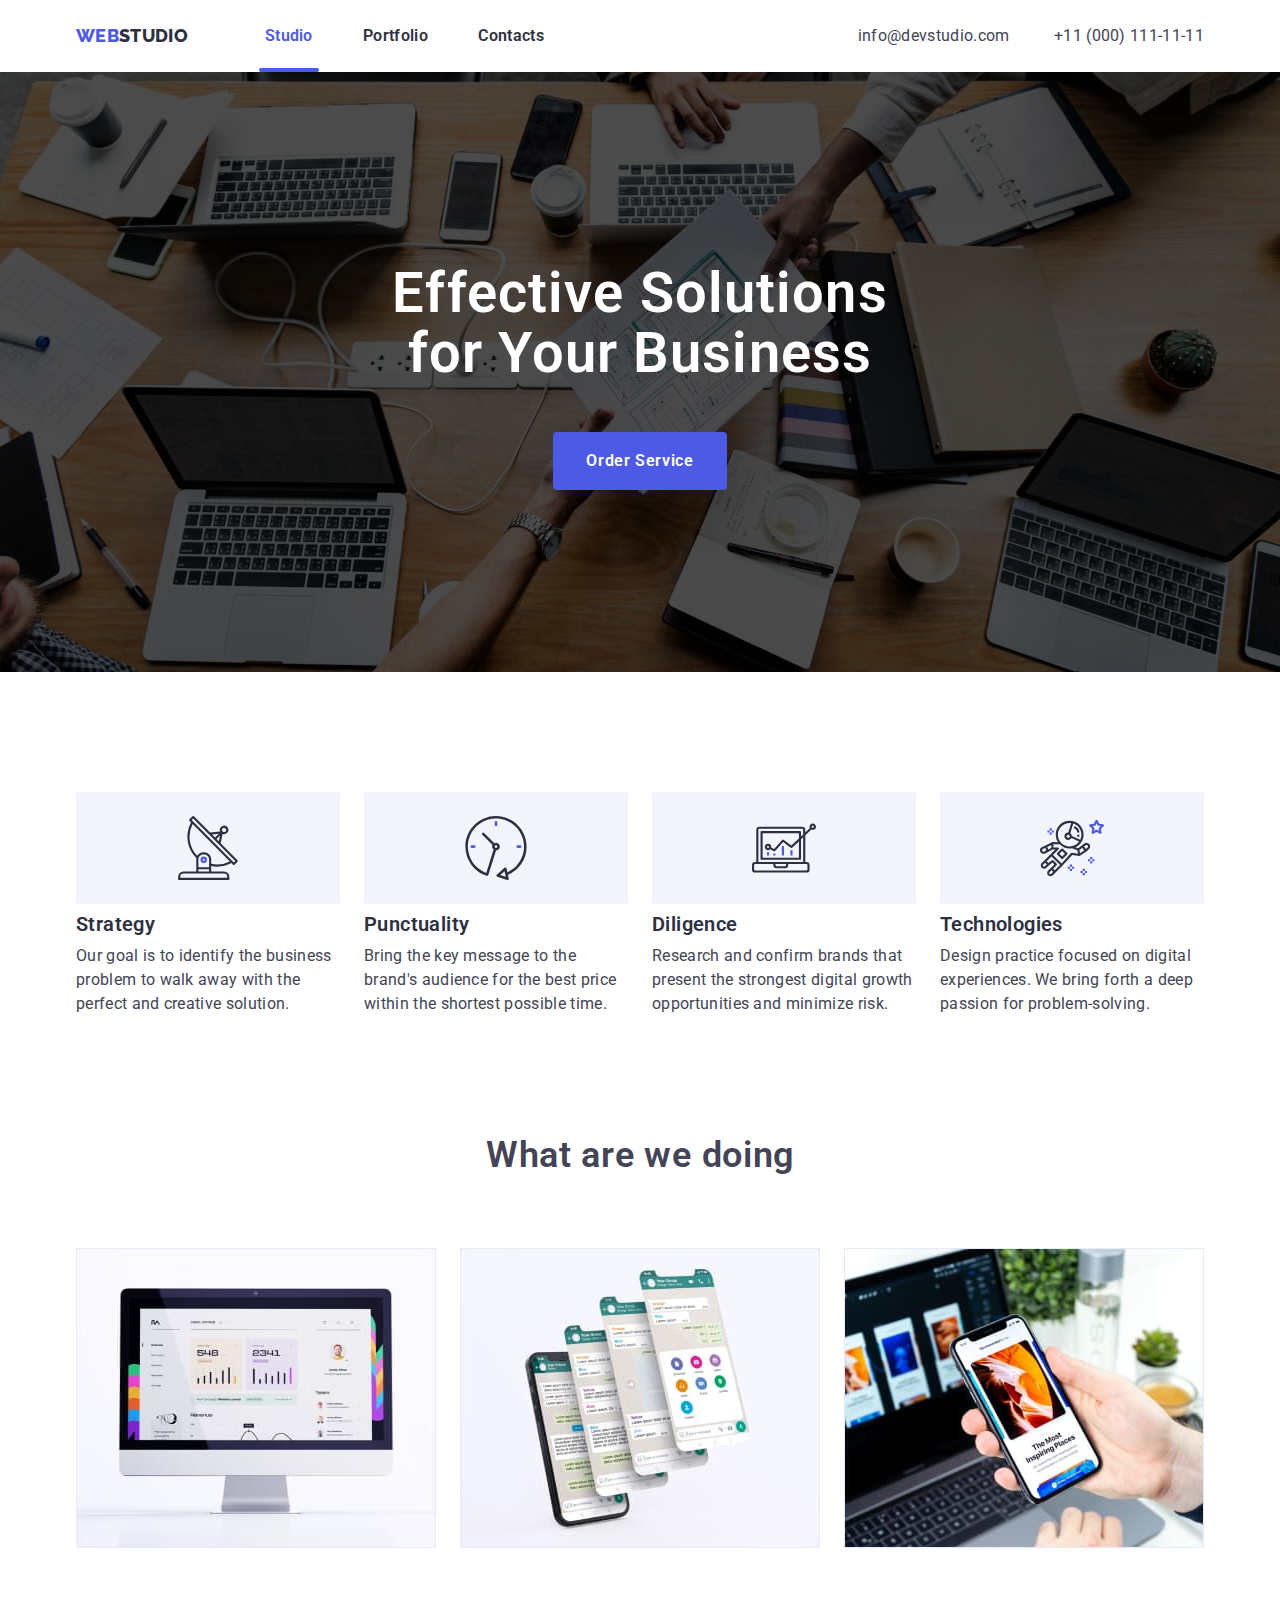
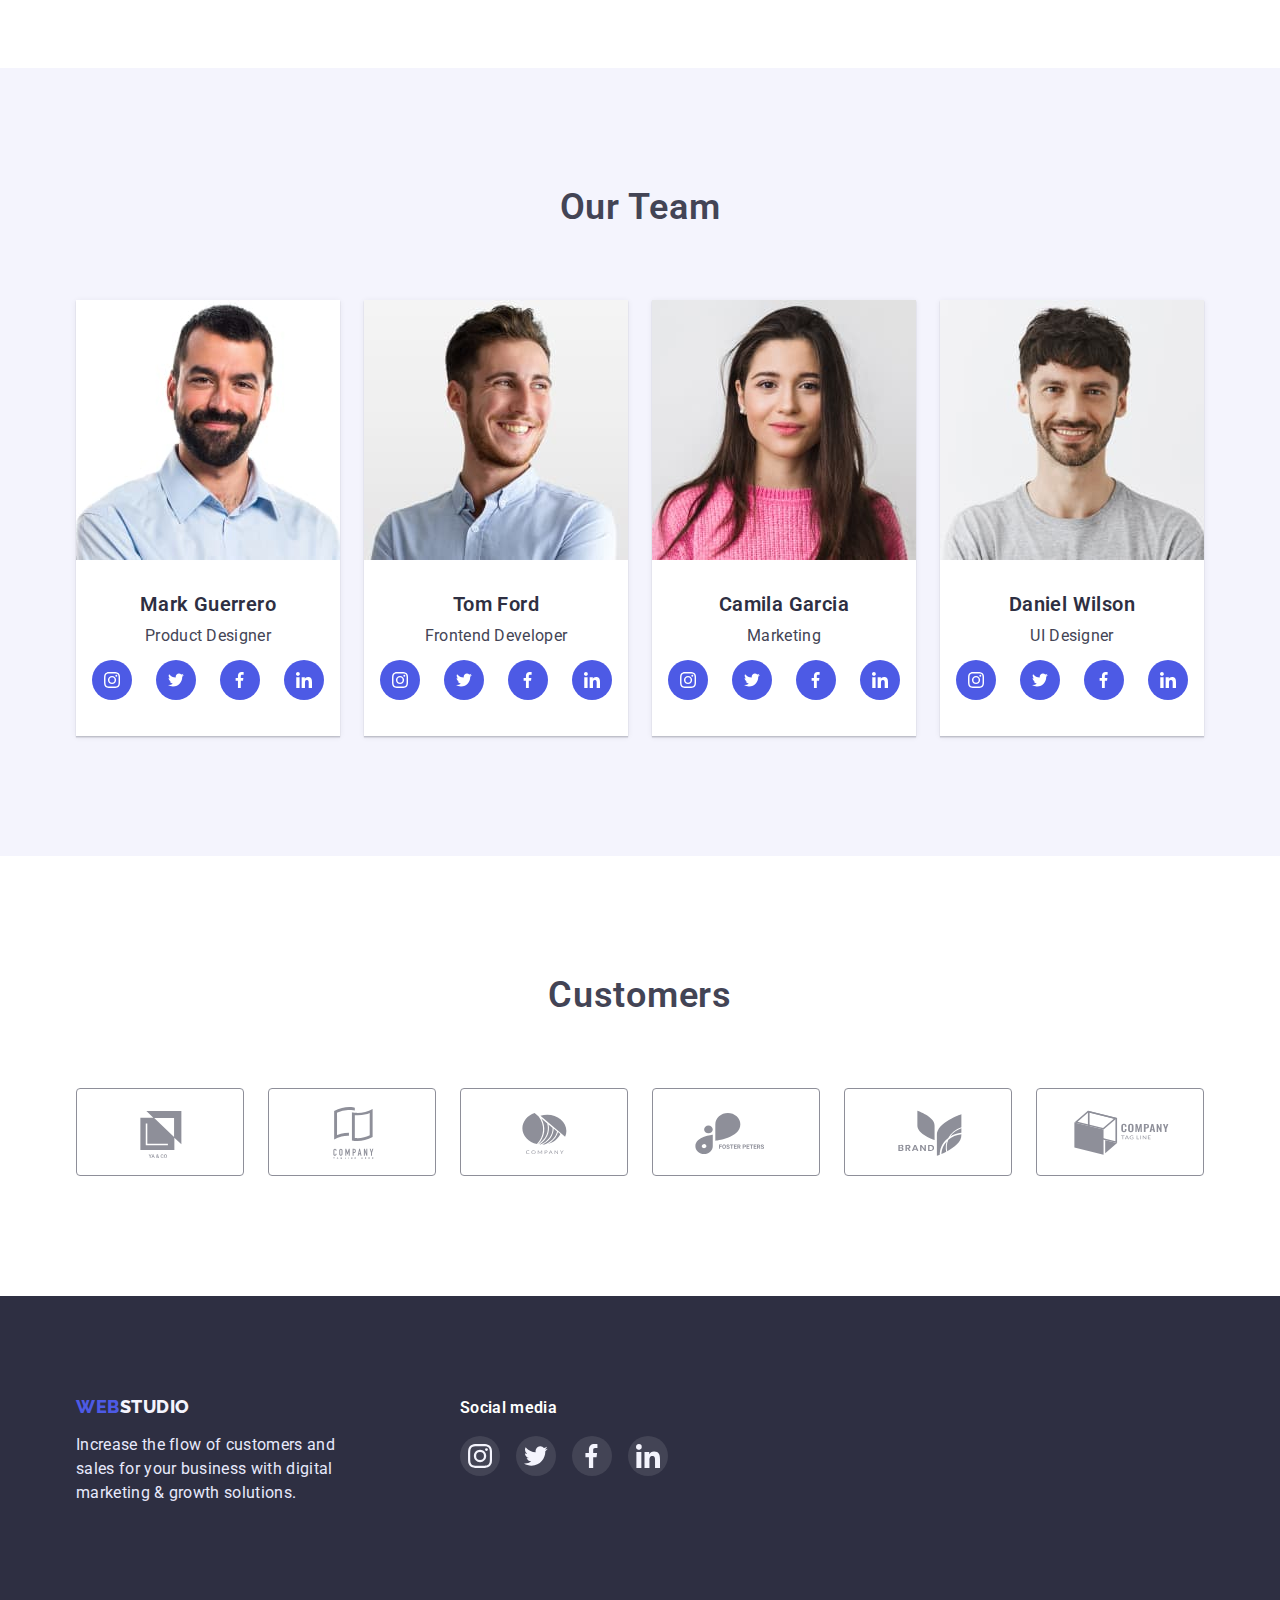
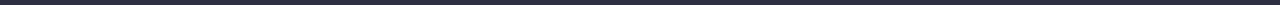
<file: index.html>
<!DOCTYPE html>
<html lang="en">
  <head>
    <meta charset="utf-8"/>
    <meta content="IE=edge" http-equiv="X-UA-Compatible"/>
    <meta name="viewport" content="width=device-width, initial-scale=1.0"/>
    <title>Homework #5</title>
    <link rel="stylesheet" href="https://cdnjs.cloudflare.com/ajax/libs/modern-normalize/1.1.0/modern-normalize.min.css"/>
    <link rel="preconnect" href="https://fonts.googleapis.com"/>
    <link rel="preconnect" href="https://fonts.gstatic.com" crossorigin/>
    <link href="https://fonts.googleapis.com/css2?family=Raleway:wght@800&amp;family=Roboto:wght@400;500;700;900&amp;display=swap" rel="stylesheet"/>
    <link rel="stylesheet" href="css/styles.css"/>
  </head>
  <body class="page">
    <!-- START .header-->
    <header class="header">
      <div class="container container--header"><a class="header__logo" href="./index.html" title="Home page"><span>Web</span>Studio</a>
        <!-- START .nav-->
        <nav class="nav">
          <ul class="nav__list list-reset">
            <li class="nav__item"><a class="nav__link nav__link--active" href="./index.html">Studio</a>
            </li>
            <li class="nav__item"><a class="nav__link" href="./portfolio.html">Portfolio</a>
            </li>
            <li class="nav__item"><a class="nav__link" href="#">Contacts</a>
            </li>
          </ul>
        </nav>
        <!-- END .nav-->
        <ul class="header__contacts">
          <li class="header__contacts-item"><a class="header__contacts-link" href="mailto:info@devstudio.com">info@devstudio.com</a>
          </li>
          <li class="header__contacts-item"><a class="header__contacts-link" href="tel:+110001111111">+11 (000) 111-11-11</a>
          </li>
        </ul>
      </div>
    </header>
    <!-- END .header-->
    <main>
      <section class="section section--hero">
        <div class="container">
          <h1>Effective Solutions<br>for Your Business</h1>
          <button class="btn" type="button" data-modal-open>Order Service</button>
        </div>
      </section>
      <section class="section section--bottom-null">
        <div class="container">
          <h2 class="section__title section__title--hidden">Benefits</h2>
          <!-- START .benefits-->
          <ul class="benefits list-reset">
            <li class="benefits__item">
              <div class="benefits__header">
                <svg width="64" height="64">
                  <use href="./images/icons.svg#icon-benefits-strategy"></use>
                </svg>
              </div>
              <h3 class="benefits__title">Strategy
              </h3>
              <p class="benefits__desc">Our goal is to identify the business problem to walk away with the perfect and creative solution.
              </p>
            </li>
            <li class="benefits__item">
              <div class="benefits__header">
                <svg width="64" height="64">
                  <use href="./images/icons.svg#icon-benefits-punctuality"></use>
                </svg>
              </div>
              <h3 class="benefits__title">Punctuality
              </h3>
              <p class="benefits__desc">Bring the key message to the brand's audience for the best price within the shortest possible time.
              </p>
            </li>
            <li class="benefits__item">
              <div class="benefits__header">
                <svg width="64" height="64">
                  <use href="./images/icons.svg#icon-benefits-diligence"></use>
                </svg>
              </div>
              <h3 class="benefits__title">Diligence
              </h3>
              <p class="benefits__desc">Research and confirm brands that present the strongest digital growth opportunities and minimize risk.
              </p>
            </li>
            <li class="benefits__item">
              <div class="benefits__header">
                <svg width="64" height="64">
                  <use href="./images/icons.svg#icon-benefits-technologies"></use>
                </svg>
              </div>
              <h3 class="benefits__title">Technologies
              </h3>
              <p class="benefits__desc">Design practice focused on digital experiences. We bring forth a deep passion for problem-solving.
              </p>
            </li>
          </ul>
          <!-- END .benefits-->
        </div>
      </section>
      <section class="section">
        <div class="container">
          <h2 class="section__title">What are we doing</h2>
          <!-- START .doing-->
          <ul class="doing list-reset row">
            <li class="doing__item"><img class="doing__img" src="images/doing-1.jpg" alt="doing-1" width="360" title=""/>
            </li>
            <li class="doing__item"><img class="doing__img" src="images/doing-2.jpg" alt="doing-2" width="360" title=""/>
            </li>
            <li class="doing__item"><img class="doing__img" src="images/doing-3.jpg" alt="doing-3" width="360" title=""/>
            </li>
          </ul>
          <!-- END .doing-->
        </div>
      </section>
      <section class="section section--accent">
        <div class="container">
          <h2 class="section__title">Our Team</h2>
          <!-- START .team-->
          <ul class="team list-reset">
            <li class="team__item"><img class="team__item-view" src="images/person-1.jpg" alt="Mark Guerrero" width="264" title=""/>
              <div class="team__item-body">
                <h3 class="team__item-title">Mark Guerrero
                </h3>
                <p class="team__item-desc">Product Designer
                </p>
                <ul class="team__social">
                  <li class="team__social-item"><a class="team__social-link" href="#">
                    <svg width="16" height="16">
                      <use href="./images/icons.svg#icon-social-ig"></use>
                    </svg></a>
                  </li>
                  <li class="team__social-item"><a class="team__social-link" href="#">
                    <svg width="16" height="16">
                      <use href="./images/icons.svg#icon-social-tw"></use>
                    </svg></a>
                  </li>
                  <li class="team__social-item"><a class="team__social-link" href="#">
                    <svg width="16" height="16">
                      <use href="./images/icons.svg#icon-social-fb"></use>
                    </svg></a>
                  </li>
                  <li class="team__social-item"><a class="team__social-link" href="#">
                    <svg width="16" height="16">
                      <use href="./images/icons.svg#icon-social-in"></use>
                    </svg></a>
                  </li>
                </ul>
              </div>
            </li>
            <li class="team__item"><img class="team__item-view" src="images/person-2.jpg" alt="Tom Ford" width="264" title=""/>
              <div class="team__item-body">
                <h3 class="team__item-title">Tom Ford
                </h3>
                <p class="team__item-desc">Frontend Developer
                </p>
                <ul class="team__social">
                  <li class="team__social-item"><a class="team__social-link" href="#">
                    <svg width="16" height="16">
                      <use href="./images/icons.svg#icon-social-ig"></use>
                    </svg></a>
                  </li>
                  <li class="team__social-item"><a class="team__social-link" href="#">
                    <svg width="16" height="16">
                      <use href="./images/icons.svg#icon-social-tw"></use>
                    </svg></a>
                  </li>
                  <li class="team__social-item"><a class="team__social-link" href="#">
                    <svg width="16" height="16">
                      <use href="./images/icons.svg#icon-social-fb"></use>
                    </svg></a>
                  </li>
                  <li class="team__social-item"><a class="team__social-link" href="#">
                    <svg width="16" height="16">
                      <use href="./images/icons.svg#icon-social-in"></use>
                    </svg></a>
                  </li>
                </ul>
              </div>
            </li>
            <li class="team__item"><img class="team__item-view" src="images/person-3.jpg" alt="Camila Garcia" width="264" title=""/>
              <div class="team__item-body">
                <h3 class="team__item-title">Camila Garcia
                </h3>
                <p class="team__item-desc">Marketing
                </p>
                <ul class="team__social">
                  <li class="team__social-item"><a class="team__social-link" href="#">
                    <svg width="16" height="16">
                      <use href="./images/icons.svg#icon-social-ig"></use>
                    </svg></a>
                  </li>
                  <li class="team__social-item"><a class="team__social-link" href="#">
                    <svg width="16" height="16">
                      <use href="./images/icons.svg#icon-social-tw"></use>
                    </svg></a>
                  </li>
                  <li class="team__social-item"><a class="team__social-link" href="#">
                    <svg width="16" height="16">
                      <use href="./images/icons.svg#icon-social-fb"></use>
                    </svg></a>
                  </li>
                  <li class="team__social-item"><a class="team__social-link" href="#">
                    <svg width="16" height="16">
                      <use href="./images/icons.svg#icon-social-in"></use>
                    </svg></a>
                  </li>
                </ul>
              </div>
            </li>
            <li class="team__item"><img class="team__item-view" src="images/person-4.jpg" alt="Daniel Wilson" width="264" title=""/>
              <div class="team__item-body">
                <h3 class="team__item-title">Daniel Wilson
                </h3>
                <p class="team__item-desc">UI Designer
                </p>
                <ul class="team__social">
                  <li class="team__social-item"><a class="team__social-link" href="#">
                    <svg width="16" height="16">
                      <use href="./images/icons.svg#icon-social-ig"></use>
                    </svg></a>
                  </li>
                  <li class="team__social-item"><a class="team__social-link" href="#">
                    <svg width="16" height="16">
                      <use href="./images/icons.svg#icon-social-tw"></use>
                    </svg></a>
                  </li>
                  <li class="team__social-item"><a class="team__social-link" href="#">
                    <svg width="16" height="16">
                      <use href="./images/icons.svg#icon-social-fb"></use>
                    </svg></a>
                  </li>
                  <li class="team__social-item"><a class="team__social-link" href="#">
                    <svg width="16" height="16">
                      <use href="./images/icons.svg#icon-social-in"></use>
                    </svg></a>
                  </li>
                </ul>
              </div>
            </li>
          </ul>
          <!-- END .cards-->
        </div>
      </section>
      <section class="section">
        <div class="container">
          <h2 class="section__title">Customers</h2>
          <!-- START .customers-->
          <ul class="customers">
            <li class="customers__item"><a class="customers__link" href="#">
              <svg width="104" height="56">
                <use href="./images/icons.svg#icon-customer-1"></use>
              </svg></a>
            </li>
            <li class="customers__item"><a class="customers__link" href="#">
              <svg width="104" height="56">
                <use href="./images/icons.svg#icon-customer-2"></use>
              </svg></a>
            </li>
            <li class="customers__item"><a class="customers__link" href="#">
              <svg width="104" height="56">
                <use href="./images/icons.svg#icon-customer-3"></use>
              </svg></a>
            </li>
            <li class="customers__item"><a class="customers__link" href="#">
              <svg width="104" height="56">
                <use href="./images/icons.svg#icon-customer-4"></use>
              </svg></a>
            </li>
            <li class="customers__item"><a class="customers__link" href="#">
              <svg width="104" height="56">
                <use href="./images/icons.svg#icon-customer-5"></use>
              </svg></a>
            </li>
            <li class="customers__item"><a class="customers__link" href="#">
              <svg width="104" height="56">
                <use href="./images/icons.svg#icon-customer-6"></use>
              </svg></a>
            </li>
          </ul>
          <!-- END .customers-->
        </div>
      </section>
    </main>
    <!-- START .footer-->
    <footer class="footer">
      <div class="container">
        <div class="footer__column"><a class="footer__logo" href="/" title="Home page"><span>Web</span>Studio</a>
          <p class="footer__desc">
            Increase the flow of customers and sales for your business with digital marketing & growth solutions.
            
          </p>
        </div>
        <div class="footer__column">
          <h2 class="footer__title">Social media
          </h2>
          <ul class="footer__social">
            <li class="footer__social-item"><a class="footer__social-link" href="#">
              <svg width="24" height="24">
                <use href="./images/icons.svg#icon-social-ig"></use>
              </svg></a>
            </li>
            <li class="footer__social-item"><a class="footer__social-link" href="#">
              <svg width="24" height="24">
                <use href="./images/icons.svg#icon-social-tw"></use>
              </svg></a>
            </li>
            <li class="footer__social-item"><a class="footer__social-link" href="#">
              <svg width="24" height="24">
                <use href="./images/icons.svg#icon-social-fb"></use>
              </svg></a>
            </li>
            <li class="footer__social-item"><a class="footer__social-link" href="#">
              <svg width="24" height="24">
                <use href="./images/icons.svg#icon-social-in"></use>
              </svg></a>
            </li>
          </ul>
        </div>
      </div>
    </footer>
    <!-- END .footer-->
    <div class="backdrop is-hidden" data-modal>
      <!-- START .modal-->
      <div class="modal">
        <button class="modal__btn-close" data-modal-close="data-modal-close">
          <svg width="8" height="8">
            <use href="./images/icons.svg#icon-modal-close"></use>
          </svg>
        </button>
      </div>
      <!-- END .modal-->
    </div>
    <script src="js/modal.js"></script>
  </body>
</html>
</file>
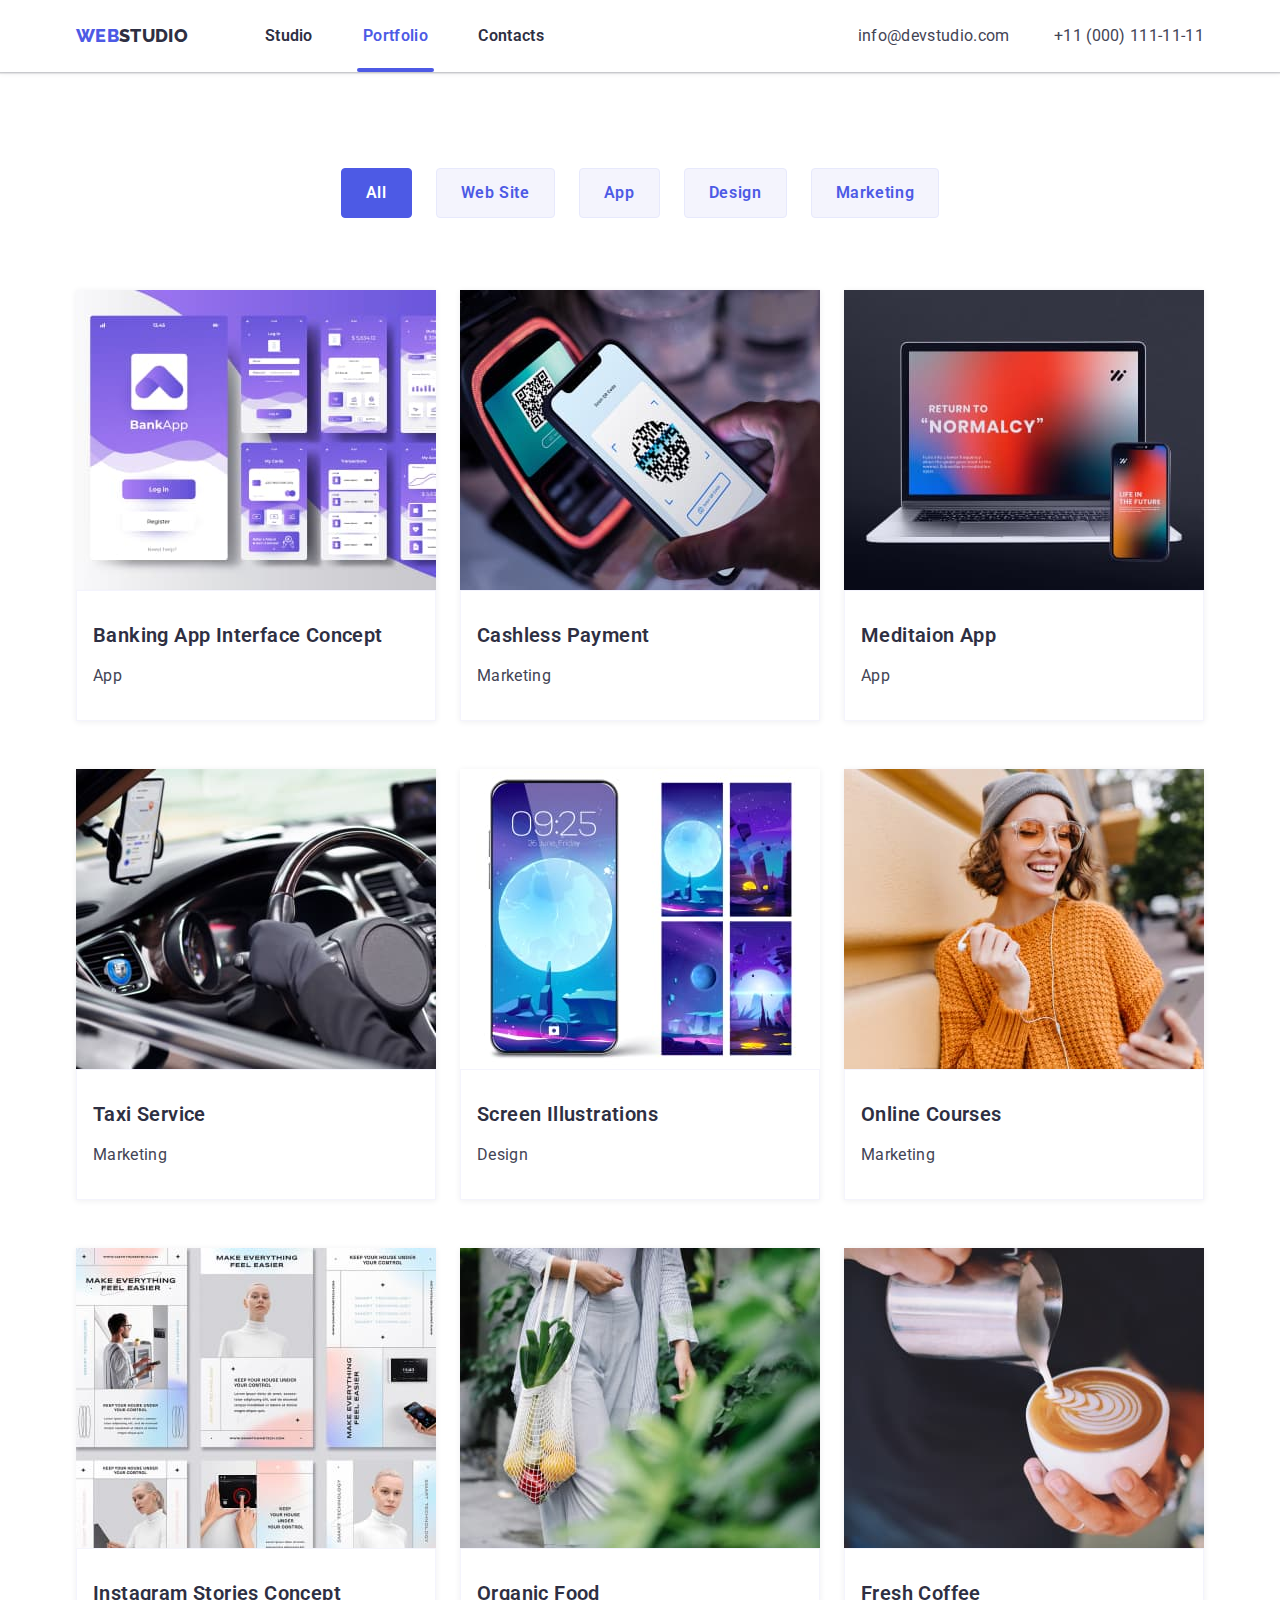
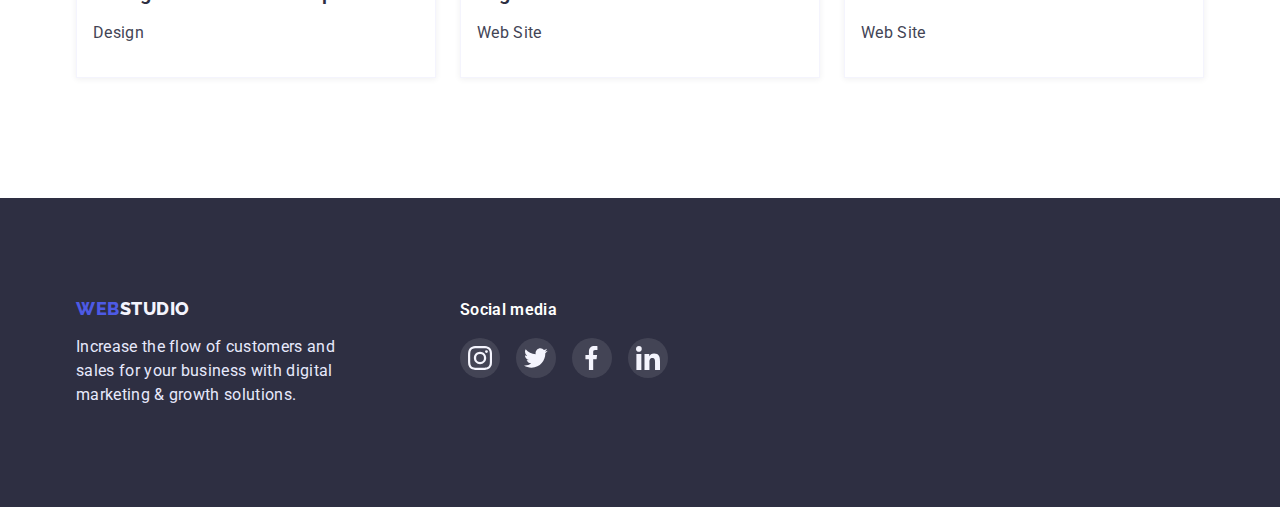
<file: portfolio.html>
<!DOCTYPE html>
<html lang="en">
  <head>
    <meta charset="utf-8"/>
    <meta content="IE=edge" http-equiv="X-UA-Compatible"/>
    <meta name="viewport" content="width=device-width, initial-scale=1.0"/>
    <title>Homework #5</title>
    <link rel="stylesheet" href="https://cdnjs.cloudflare.com/ajax/libs/modern-normalize/1.1.0/modern-normalize.min.css"/>
    <link rel="preconnect" href="https://fonts.googleapis.com"/>
    <link rel="preconnect" href="https://fonts.gstatic.com" crossorigin/>
    <link href="https://fonts.googleapis.com/css2?family=Raleway:wght@800&amp;family=Roboto:wght@400;500;700;900&amp;display=swap" rel="stylesheet"/>
    <link rel="stylesheet" href="css/styles.css"/>
  </head>
  <body class="page">
    <!-- START .header-->
    <header class="header">
      <div class="container container--header"><a class="header__logo" href="./index.html" title="Home page"><span>Web</span>Studio</a>
        <!-- START .nav-->
        <nav class="nav">
          <ul class="nav__list list-reset">
            <li class="nav__item"><a class="nav__link" href="./index.html">Studio</a>
            </li>
            <li class="nav__item"><a class="nav__link nav__link--active" href="./portfolio.html">Portfolio</a>
            </li>
            <li class="nav__item"><a class="nav__link" href="#">Contacts</a>
            </li>
          </ul>
        </nav>
        <!-- END .nav-->
        <ul class="header__contacts">
          <li class="header__contacts-item"><a class="header__contacts-link" href="mailto:info@devstudio.com">info@devstudio.com</a>
          </li>
          <li class="header__contacts-item"><a class="header__contacts-link" href="tel:+110001111111">+11 (000) 111-11-11</a>
          </li>
        </ul>
      </div>
    </header>
    <!-- END .header-->
    <main>
      <section class="section section--portfolio">
        <div class="container">
          <h1 class="page__title page__title--hidden">Portfolio
          </h1>
          <ul class="portfolio-filter">
            <li class="portfolio-filter__item">
              <button class="btn btn--light btn--small active" type="button">All
              </button>
            </li>
            <li class="portfolio-filter__item">
              <button class="btn btn--light btn--small" type="button">Web Site
              </button>
            </li>
            <li class="portfolio-filter__item">
              <button class="btn btn--light btn--small" type="button">App
              </button>
            </li>
            <li class="portfolio-filter__item">
              <button class="btn btn--light btn--small" type="button">Design
              </button>
            </li>
            <li class="portfolio-filter__item">
              <button class="btn btn--light btn--small" type="button">Marketing
              </button>
            </li>
          </ul>
          <!-- START .portfolio-->
          <ul class="portfolio">
            <li class="portfolio__item"><a class="portfolio__item-link" href="#">
              <div class="portfolio__item-header"><img class="portfolio__item-view" src="images/portfolio-1.jpg" alt="Banking App Interface Concept" width="360" title=""/>
                <div class="portfolio__item-overlay">14 Stylish and User-Friendly App Design Concepts · Task Manager App · Calorie Tracker App · Exotic Fruit Ecommerce App · Cloud Storage App
                </div>
              </div>
              <div class="portfolio__item-body">
                <h2 class="portfolio__item-title">Banking App Interface Concept
                </h2>
                <p class="portfolio__item-desc">App
                </p>
              </div></a>
            </li>
            <li class="portfolio__item"><a class="portfolio__item-link" href="#">
              <div class="portfolio__item-header"><img class="portfolio__item-view" src="images/portfolio-2.jpg" alt="Cashless Payment" width="360" title=""/>
                <div class="portfolio__item-overlay">14 Stylish and User-Friendly App Design Concepts · Task Manager App · Calorie Tracker App · Exotic Fruit Ecommerce App · Cloud Storage App
                </div>
              </div>
              <div class="portfolio__item-body">
                <h2 class="portfolio__item-title">Cashless Payment
                </h2>
                <p class="portfolio__item-desc">Marketing
                </p>
              </div></a>
            </li>
            <li class="portfolio__item"><a class="portfolio__item-link" href="#">
              <div class="portfolio__item-header"><img class="portfolio__item-view" src="images/portfolio-3.jpg" alt="Meditaion App" width="360" title=""/>
                <div class="portfolio__item-overlay">14 Stylish and User-Friendly App Design Concepts · Task Manager App · Calorie Tracker App · Exotic Fruit Ecommerce App · Cloud Storage App
                </div>
              </div>
              <div class="portfolio__item-body">
                <h2 class="portfolio__item-title">Meditaion App
                </h2>
                <p class="portfolio__item-desc">App
                </p>
              </div></a>
            </li>
            <li class="portfolio__item"><a class="portfolio__item-link" href="#">
              <div class="portfolio__item-header"><img class="portfolio__item-view" src="images/portfolio-4.jpg" alt="Taxi Service" width="360" title=""/>
                <div class="portfolio__item-overlay">14 Stylish and User-Friendly App Design Concepts · Task Manager App · Calorie Tracker App · Exotic Fruit Ecommerce App · Cloud Storage App
                </div>
              </div>
              <div class="portfolio__item-body">
                <h2 class="portfolio__item-title">Taxi Service
                </h2>
                <p class="portfolio__item-desc">Marketing
                </p>
              </div></a>
            </li>
            <li class="portfolio__item"><a class="portfolio__item-link" href="#">
              <div class="portfolio__item-header"><img class="portfolio__item-view" src="images/portfolio-5.jpg" alt="Screen Illustrations" width="360" title=""/>
                <div class="portfolio__item-overlay">14 Stylish and User-Friendly App Design Concepts · Task Manager App · Calorie Tracker App · Exotic Fruit Ecommerce App · Cloud Storage App
                </div>
              </div>
              <div class="portfolio__item-body">
                <h2 class="portfolio__item-title">Screen Illustrations
                </h2>
                <p class="portfolio__item-desc">Design
                </p>
              </div></a>
            </li>
            <li class="portfolio__item"><a class="portfolio__item-link" href="#">
              <div class="portfolio__item-header"><img class="portfolio__item-view" src="images/portfolio-6.jpg" alt="Online Courses" width="360" title=""/>
                <div class="portfolio__item-overlay">14 Stylish and User-Friendly App Design Concepts · Task Manager App · Calorie Tracker App · Exotic Fruit Ecommerce App · Cloud Storage App
                </div>
              </div>
              <div class="portfolio__item-body">
                <h2 class="portfolio__item-title">Online Courses
                </h2>
                <p class="portfolio__item-desc">Marketing
                </p>
              </div></a>
            </li>
            <li class="portfolio__item"><a class="portfolio__item-link" href="#">
              <div class="portfolio__item-header"><img class="portfolio__item-view" src="images/portfolio-7.jpg" alt="Instagram Stories Concept" width="360" title=""/>
                <div class="portfolio__item-overlay">14 Stylish and User-Friendly App Design Concepts · Task Manager App · Calorie Tracker App · Exotic Fruit Ecommerce App · Cloud Storage App
                </div>
              </div>
              <div class="portfolio__item-body">
                <h2 class="portfolio__item-title">Instagram Stories Concept
                </h2>
                <p class="portfolio__item-desc">Design
                </p>
              </div></a>
            </li>
            <li class="portfolio__item"><a class="portfolio__item-link" href="#">
              <div class="portfolio__item-header"><img class="portfolio__item-view" src="images/portfolio-8.jpg" alt="Organic Food" width="360" title=""/>
                <div class="portfolio__item-overlay">14 Stylish and User-Friendly App Design Concepts · Task Manager App · Calorie Tracker App · Exotic Fruit Ecommerce App · Cloud Storage App
                </div>
              </div>
              <div class="portfolio__item-body">
                <h2 class="portfolio__item-title">Organic Food
                </h2>
                <p class="portfolio__item-desc">Web Site
                </p>
              </div></a>
            </li>
            <li class="portfolio__item"><a class="portfolio__item-link" href="#">
              <div class="portfolio__item-header"><img class="portfolio__item-view" src="images/portfolio-9.jpg" alt="Fresh Coffee" width="360" title=""/>
                <div class="portfolio__item-overlay">14 Stylish and User-Friendly App Design Concepts · Task Manager App · Calorie Tracker App · Exotic Fruit Ecommerce App · Cloud Storage App
                </div>
              </div>
              <div class="portfolio__item-body">
                <h2 class="portfolio__item-title">Fresh Coffee
                </h2>
                <p class="portfolio__item-desc">Web Site
                </p>
              </div></a>
            </li>
          </ul>
          <!-- END .portfolio-->
        </div>
      </section>
    </main>
    <!-- START .footer-->
    <footer class="footer">
      <div class="container">
        <div class="footer__column"><a class="footer__logo" href="/" title="Home page"><span>Web</span>Studio</a>
          <p class="footer__desc">
            Increase the flow of customers and sales for your business with digital marketing & growth solutions.
            
          </p>
        </div>
        <div class="footer__column">
          <h2 class="footer__title">Social media
          </h2>
          <ul class="footer__social">
            <li class="footer__social-item"><a class="footer__social-link" href="#">
              <svg width="24" height="24">
                <use href="./images/icons.svg#icon-social-ig"></use>
              </svg></a>
            </li>
            <li class="footer__social-item"><a class="footer__social-link" href="#">
              <svg width="24" height="24">
                <use href="./images/icons.svg#icon-social-tw"></use>
              </svg></a>
            </li>
            <li class="footer__social-item"><a class="footer__social-link" href="#">
              <svg width="24" height="24">
                <use href="./images/icons.svg#icon-social-fb"></use>
              </svg></a>
            </li>
            <li class="footer__social-item"><a class="footer__social-link" href="#">
              <svg width="24" height="24">
                <use href="./images/icons.svg#icon-social-in"></use>
              </svg></a>
            </li>
          </ul>
        </div>
      </div>
    </footer>
    <!-- END .footer-->
    <div class="backdrop is-hidden" data-modal>
      <!-- START .modal-->
      <div class="modal">
        <button class="modal__btn-close" data-modal-close="data-modal-close">
          <svg width="8" height="8">
            <use href="./images/icons.svg#icon-modal-close"></use>
          </svg>
        </button>
      </div>
      <!-- END .modal-->
    </div>
    <script src="js/modal.js"></script>
  </body>
</html>
</file>
<file: css/styles.css>
:root {
  --ff-base: "Roboto", sans-serif;
  --ff-second: "Raleway", sans-serif;
  --c-iris: #4D5AE5;
  --c-navy-blue: #2E2F42;
  --c-green: #31D0AA;
  --c-slate: #434455;
  --c-light-slate: #8E8F99;
  --c-cornflower: #E7E9FC;
  --c-cloud: #F4F4FD;
  --c-navy-blue-modal: rgba(46, 47, 66, 0.4);
  --gr-gutter: 24px;
  --anim-props: 250ms cubic-bezier(0.4, 0, 0.2, 1);
}

/* base */

body {
  background-color: #fff;
  font-family: var(--ff-base);
  color: var(--c-slate);
  font-size: 16px;
  letter-spacing: 0.02em;
}

h1,
h2,
h3 {
  font-weight: 600;
  letter-spacing: 0.02em;
  margin-top: 0;
}

h1 {
  font-size: 56px;
  line-height: 1.07;
  margin-bottom: 48px;
}

h2 {
  font-size: 36px;
  line-height: 1.11;
}

h3 {
  font-size: 20px;
  line-height: 1.2;
}

p {
  font-size: 16px;
  line-height: 1.5;
  letter-spacing: 0.02em;
  color: var(--c-slate);
  margin-top: 0;
}

small {
  font-size: 12px;
  line-height: 1.33;
  letter-spacing: 4px;
}

b,
strong {
  font-weight: 600;
}

a {
  font-weight: 600;
  color: var(--c-iris);
}

img {
  display: inline-block;
  max-width: 100%;
}

button {
  cursor: pointer;
}

.container {
  max-width: 1158px;
  margin: 0 auto;
  padding-left: 15px;
  padding-right: 15px;
}

.container--header {
  display: -webkit-box;
  display: -ms-flexbox;
  display: flex;
  -webkit-box-align: center;
  -ms-flex-align: center;
  align-items: center;
}

.page__title--hidden {
  display: none;
}

.section {
  padding: 120px 0;
}

.section--hero {
  background-color: #2E2F42;
  background-image: -webkit-gradient(linear, left top, left bottom, from(rgba(0, 0, 0, 0.7))), url(../images/hero-bg.jpg);
  background-image: -o-linear-gradient(rgba(0, 0, 0, 0.7) 0% rgba(0, 0, 0, 0.7) 100%), url(../images/hero-bg.jpg);
  background-image: linear-gradient(rgba(0, 0, 0, 0.7) 0% rgba(0, 0, 0, 0.7) 100%), url(../images/hero-bg.jpg);
  background-position: 50% 50%;
  background-repeat: no-repeat;
  color: #fff;
  text-align: center;
  padding: 192px 0;
  height: 600px;
  max-width: 1440px;
  margin: 0 auto;
}

.section--accent {
  background-color: var(--c-cloud);
}

.section--bottom-null {
  padding-bottom: 0;
}

.section--portfolio {
  padding-top: 96px;
}

.section__title {
  text-align: center;
  margin-bottom: 72px;
}

.section__title--hidden {
  display: none;
}

.backdrop {
  position: fixed;
  top: 0;
  left: 0;
  bottom: 0;
  right: 0;
  background-color: var(--c-navy-blue-modal);
  opacity: 1;
  z-index: 100;
  -webkit-transition: opacity var(--anim-props);
  -o-transition: opacity var(--anim-props);
  transition: opacity var(--anim-props);
}

.backdrop.is-hidden {
  opacity: 0;
  pointer-events: none;
}

/* .benefits */

.benefits {
  display: -webkit-box;
  display: -ms-flexbox;
  display: flex;
}

.benefits__item {
  -ms-flex-preferred-size: calc((100% - 3 * var(--gr-gutter)) / 4);
  flex-basis: calc((100% - 3 * var(--gr-gutter)) / 4);
  margin-right: var(--gr-gutter);
}

.benefits__item:nth-child(4n+4) {
  margin-right: 0;
}

.benefits__header {
  background-color: #F4F4FD;
  fill: var(--c-navy-blue);
  text-align: center;
  border-radius: 4px;
  display: -webkit-box;
  display: -ms-flexbox;
  display: flex;
  -webkit-box-pack: center;
  -ms-flex-pack: center;
  justify-content: center;
  -webkit-box-align: center;
  -ms-flex-align: center;
  align-items: center;
  height: 112px;
  margin-bottom: 8px;
}

.benefits__title {
  color: var(--c-navy-blue);
  margin-bottom: 8px;
}

.benefits__desc {
  margin-bottom: 0;
}

/* .btn */

.btn {
  color: #fff;
  font-weight: 600;
  background-color: var(--c-iris);
  border: 1px solid transparent;
  letter-spacing: 0.04em;
  font-family: inherit;
  font-size: 16px;
  line-height: 1.5;
  display: inline-block;
  padding: 16px 32px;
  border-radius: 4px;
  -webkit-transition: background-color var(--anim-props), border-color var(--anim-props);
  -o-transition: background-color var(--anim-props), border-color var(--anim-props);
  transition: background-color var(--anim-props), border-color var(--anim-props);
}

.btn:hover {
  background-color: #404BBF;
  border-color: #404BBF;
}

.btn--small {
  padding: 12px 24px;
}

.btn--light {
  background-color: var(--c-cloud);
  border-color: var(--c-cornflower);
  color: var(--c-iris);
}

.btn--light:hover,
.btn--light:focus,
.btn--light.active {
  color: #fff;
  border-color: var(--c-iris);
  background-color: var(--c-iris);
}

/* .customers */

.customers {
  margin: 0;
  padding: 0;
  list-style: none;
  display: -webkit-box;
  display: -ms-flexbox;
  display: flex;
  -ms-flex-wrap: wrap;
  flex-wrap: wrap;
}

.customers__item {
  -ms-flex-preferred-size: calc((100% - 5 * var(--gr-gutter)) / 6);
  flex-basis: calc((100% - 5 * var(--gr-gutter)) / 6);
  height: 88px;
  margin-right: var(--gr-gutter);
  margin-bottom: var(--gr-gutter);
}

.customers__item:nth-child(6n+6) {
  margin-right: 0;
}

.customers__item:nth-last-child(-n+6) {
  margin-bottom: 0;
}

.customers__link {
  fill: var(--c-light-slate);
  border: 1px solid var(--c-light-slate);
  display: -webkit-box;
  display: -ms-flexbox;
  display: flex;
  -webkit-box-pack: center;
  -ms-flex-pack: center;
  justify-content: center;
  -webkit-box-align: center;
  -ms-flex-align: center;
  align-items: center;
  border-radius: 4px;
  width: 100%;
  height: 100%;
  -webkit-transition: fill var(--anim-props), border-color var(--anim-props);
  -o-transition: fill var(--anim-props), border-color var(--anim-props);
  transition: fill var(--anim-props), border-color var(--anim-props);
}

.customers__link:hover,
.customers__link:focus {
  fill: var(--c-iris);
  border-color: var(--c-iris);
}

/* doing */

.doing {
  display: -webkit-box;
  display: -ms-flexbox;
  display: flex;
  -ms-flex-wrap: wrap;
  flex-wrap: wrap;
}

.doing__item {
  margin-right: 24px;
  -ms-flex-preferred-size: calc((100% - 2 * var(--gr-gutter)) / 3);
  flex-basis: calc((100% - 2 * var(--gr-gutter)) / 3);
}

.doing__item:nth-child(3n+3) {
  margin-right: 0;
}

.doing__img {
  display: block;
}

/* .footer */

.footer {
  background-color: #2E2F42;
  padding: 100px 0;
}

.footer p {
  color: var(--c-cornflower);
  margin-bottom: 0;
}

.footer__column {
  margin-right: 120px;
}

.footer__title {
  color: #fff;
  font-size: 16px;
  line-height: 1.5;
  letter-spacing: 0.02em;
  margin-bottom: 16px;
  font-weight: 600;
}

.footer__logo {
  color: #F4F4FD;
  font-family: var(--ff-second);
  font-size: 18px;
  line-height: 1.17;
  text-decoration: none;
  font-weight: 800;
  text-transform: uppercase;
  letter-spacing: 0.03em;
  margin-bottom: 16px;
  display: inline-block;
}

.footer__logo span {
  color: var(--c-iris);
}

.footer__desc {
  max-width: 264px;
}

.footer__social {
  list-style: none;
  margin: 0;
  padding: 0;
  display: -webkit-box;
  display: -ms-flexbox;
  display: flex;
}

.footer__social-item {
  width: 40px;
  height: 40px;
  margin-right: 16px;
}

.footer__social-item:last-child {
  margin-right: 0;
}

.footer__social-link {
  display: -webkit-box;
  display: -ms-flexbox;
  display: flex;
  fill: var(--c-cloud);
  width: 100%;
  height: 100%;
  -webkit-box-pack: center;
  -ms-flex-pack: center;
  justify-content: center;
  -webkit-box-align: center;
  -ms-flex-align: center;
  align-items: center;
  background-color: rgba(255, 255, 255, 0.1);
  border-radius: 50%;
  -webkit-transition: background-color var(--anim-props);
  -o-transition: background-color var(--anim-props);
  transition: background-color var(--anim-props);
}

.footer__social-link:hover,
.footer__social-link:focus {
  background-color: var(--c-green);
}

.footer .container {
  display: -webkit-box;
  display: -ms-flexbox;
  display: flex;
}

/* .header */

.header {
  -webkit-box-shadow: 0px 2px 1px rgba(46, 47, 66, 0.08), 0px 1px 1px rgba(46, 47, 66, 0.16), 0px 1px 6px rgba(46, 47, 66, 0.08);
  box-shadow: 0px 2px 1px rgba(46, 47, 66, 0.08), 0px 1px 1px rgba(46, 47, 66, 0.16), 0px 1px 6px rgba(46, 47, 66, 0.08);
}

.header__logo {
  font-family: var(--ff-second);
  text-decoration: none;
  color: var(--c-navy-blue);
  font-size: 18px;
  line-height: 1.33;
  font-weight: 800;
  text-transform: uppercase;
  margin-right: 71px;
}

.header__logo span {
  color: var(--c-iris);
}

.header__contacts {
  list-style: none;
  padding: 0;
  margin: 0 0 0 auto;
}

.header__contacts-item {
  display: inline-block;
  margin-right: 40px;
}

.header__contacts-item:last-child {
  margin-right: 0;
}

.header__contacts-link {
  color: var(--c-slate);
  text-decoration: none;
  font-weight: 400;
  letter-spacing: 0.02em;
  -webkit-transition: color var(--anim-props);
  -o-transition: color var(--anim-props);
  transition: color var(--anim-props);
}

.header__contacts-link:hover,
.header__contacts-link:focus {
  color: var(--c-iris);
  outline: none;
}

/* .modal */

.modal {
  position: absolute;
  top: 50%;
  left: 50%;
  width: 408px;
  height: 576px;
  max-width: 90%;
  max-height: 90%;
  background-color: #FCFCFC;
  border-radius: 4px;
  -webkit-box-shadow: 0px 1px 1px rgba(0, 0, 0, 0.14), 0px 1px 3px rgba(0, 0, 0, 0.12), 0px 2px 1px rgba(0, 0, 0, 0.2);
  box-shadow: 0px 1px 1px rgba(0, 0, 0, 0.14), 0px 1px 3px rgba(0, 0, 0, 0.12), 0px 2px 1px rgba(0, 0, 0, 0.2);
  -webkit-transform: translate(-50%, -50%);
  -ms-transform: translate(-50%, -50%);
  transform: translate(-50%, -50%);
  opacity: 1;
  -webkit-transition: opacity var(--anim-props) 250ms;
  -o-transition: opacity var(--anim-props) 250ms;
  transition: opacity var(--anim-props) 250ms;
}

.is-hidden .modal {
  opacity: 0;
}

.modal__btn-close {
  position: absolute;
  top: 24px;
  right: 24px;
  width: 24px;
  height: 24px;
  border-radius: 50%;
  background-color: var(--c-cornflower);
  border: 1px solid rgba(0, 0, 0, 0.1);
  cursor: pointer;
  display: -webkit-box;
  display: -ms-flexbox;
  display: flex;
  -webkit-box-align: center;
  -ms-flex-align: center;
  align-items: center;
  -webkit-box-pack: center;
  -ms-flex-pack: center;
  justify-content: center;
}

/* .nav */

.nav__item {
  display: inline-block;
  margin-right: 34px;
}

.nav__item:last-child {
  margin-right: 0;
}

.nav__link {
  color: var(--c-navy-blue);
  text-decoration: none;
  font-weight: 600;
  letter-spacing: 0.02em;
  display: inline-block;
  padding: 27px 6px;
  -webkit-transition: color var(--anim-props);
  -o-transition: color var(--anim-props);
  transition: color var(--anim-props);
  position: relative;
}

.nav__link:hover {
  color: var(--c-slate);
}

.nav__link:focus,
.nav__link:active {
  color: var(--c-iris);
  outline: none;
}

.nav__link--active {
  color: var(--c-iris);
}

.nav__link--active::after {
  content: "";
  position: absolute;
  background-color: var(--c-iris);
  height: 4px;
  width: 100%;
  border-radius: 2px;
  left: 0;
  bottom: 0;
}

/* .portfolio-filter */

.portfolio-filter {
  display: -webkit-box;
  display: -ms-flexbox;
  display: flex;
  -webkit-box-pack: center;
  -ms-flex-pack: center;
  justify-content: center;
  padding: 0;
  margin: 0 0 72px;
  list-style: none;
}

.portfolio-filter__item {
  margin-right: 24px;
}

.portfolio-filter__item:last-child {
  margin-right: 0;
}

/* .portfolio */

.portfolio {
  list-style: none;
  padding: 0;
  margin-top: 0;
  margin-bottom: 0;
  display: -webkit-box;
  display: -ms-flexbox;
  display: flex;
  -ms-flex-wrap: wrap;
  flex-wrap: wrap;
}

.portfolio__item {
  margin-bottom: 48px;
  background-color: #fff;
  -ms-flex-preferred-size: calc((100% - 2 * var(--gr-gutter)) / 3);
  flex-basis: calc((100% - 2 * var(--gr-gutter)) / 3);
  margin-right: 24px;
  -webkit-box-shadow: 0px 1px 6px rgba(46, 47, 66, 0.08);
  box-shadow: 0px 1px 6px rgba(46, 47, 66, 0.08);
  -webkit-transition: -webkit-box-shadow var(--anim-props);
  transition: -webkit-box-shadow var(--anim-props);
  -o-transition: box-shadow var(--anim-props);
  transition: box-shadow var(--anim-props);
  transition: box-shadow var(--anim-props), -webkit-box-shadow var(--anim-props);
}

.portfolio__item:hover {
  -webkit-box-shadow: 0px 1px 6px rgba(46, 47, 66, 0.08), 0px 1px 1px rgba(46, 47, 66, 0.16), 0px 2px 1px rgba(46, 47, 66, 0.08);
  box-shadow: 0px 1px 6px rgba(46, 47, 66, 0.08), 0px 1px 1px rgba(46, 47, 66, 0.16), 0px 2px 1px rgba(46, 47, 66, 0.08);
}

.portfolio__item:nth-child(3n+3) {
  margin-right: 0;
}

.portfolio__item:nth-last-child(-n+3) {
  margin-bottom: 0;
}

.portfolio__item-header {
  position: relative;
  overflow: hidden;
}

.portfolio__item-link {
  text-decoration: none;
  color: var(--c-slate);
  font-weight: 400;
}

.portfolio__item-view {
  display: block;
}

.portfolio__item-body {
  padding: 32px 16px;
  border: 0.5px solid #F4F4FD;
}

.portfolio__item-title {
  color: var(--c-navy-blue);
  font-size: 20px;
  line-height: 1.2;
}

.portfolio__item-desc {
  margin-bottom: 0;
}

.portfolio__item-overlay {
  background-color: #4D5AE5;
  color: var(--c-cloud);
  padding: 40px 32px;
  letter-spacing: 0.02em;
  line-height: 1.5;
  position: absolute;
  top: 0;
  left: 0;
  bottom: 0;
  right: 0;
  -webkit-transform: translateY(100%);
  -ms-transform: translateY(100%);
  transform: translateY(100%);
  -webkit-transition: -webkit-transform var(--anim-props);
  transition: -webkit-transform var(--anim-props);
  -o-transition: transform var(--anim-props);
  transition: transform var(--anim-props);
  transition: transform var(--anim-props), -webkit-transform var(--anim-props);
}

.portfolio__item:hover .portfolio__item-overlay {
  -webkit-transform: translateY(0);
  -ms-transform: translateY(0);
  transform: translateY(0);
}

/* .team */

.team {
  display: -webkit-box;
  display: -ms-flexbox;
  display: flex;
  -ms-flex-wrap: wrap;
  flex-wrap: wrap;
}

.team__item {
  text-align: center;
  background-color: #fff;
  -ms-flex-preferred-size: calc((100% - 3 * var(--gr-gutter)) / 4);
  flex-basis: calc((100% - 3 * var(--gr-gutter)) / 4);
  margin-right: 24px;
  -webkit-box-shadow: 0px 1px 6px rgba(46, 47, 66, 0.08), 0px 1px 1px rgba(46, 47, 66, 0.16), 0px 2px 1px rgba(46, 47, 66, 0.08);
  box-shadow: 0px 1px 6px rgba(46, 47, 66, 0.08), 0px 1px 1px rgba(46, 47, 66, 0.16), 0px 2px 1px rgba(46, 47, 66, 0.08);
}

.team__item:nth-child(4n+4) {
  margin-right: 0;
}

.team__item-view {
  display: block;
}

.team__item-body {
  padding: 32px 16px 36px;
}

.team__item-title {
  color: var(--c-navy-blue);
  line-height: 1.2;
  letter-spacing: 0.02em;
  margin-bottom: 8px;
}

.team__item-desc {
  margin-bottom: 12px;
}

.team__social {
  list-style: none;
  margin: 0;
  padding: 0;
  display: -webkit-box;
  display: -ms-flexbox;
  display: flex;
  -webkit-box-pack: justify;
  -ms-flex-pack: justify;
  justify-content: space-between;
}

.team__social-item {
  width: 40px;
  height: 40px;
  background-color: var(--c-iris);
  border-radius: 50%;
  display: block;
}

.team__social-link {
  display: -webkit-box;
  display: -ms-flexbox;
  display: flex;
  -webkit-box-pack: center;
  -ms-flex-pack: center;
  justify-content: center;
  -webkit-box-align: center;
  -ms-flex-align: center;
  align-items: center;
  width: 100%;
  height: 100%;
  fill: #fff;
}

.team__social-link svg {
  display: block;
}

/* .helpers */

.list-reset {
  padding: 0;
  margin-top: 0;
  margin-bottom: 0;
  list-style: none;
}
/*# sourceMappingURL=[data-uri] */
</file>
